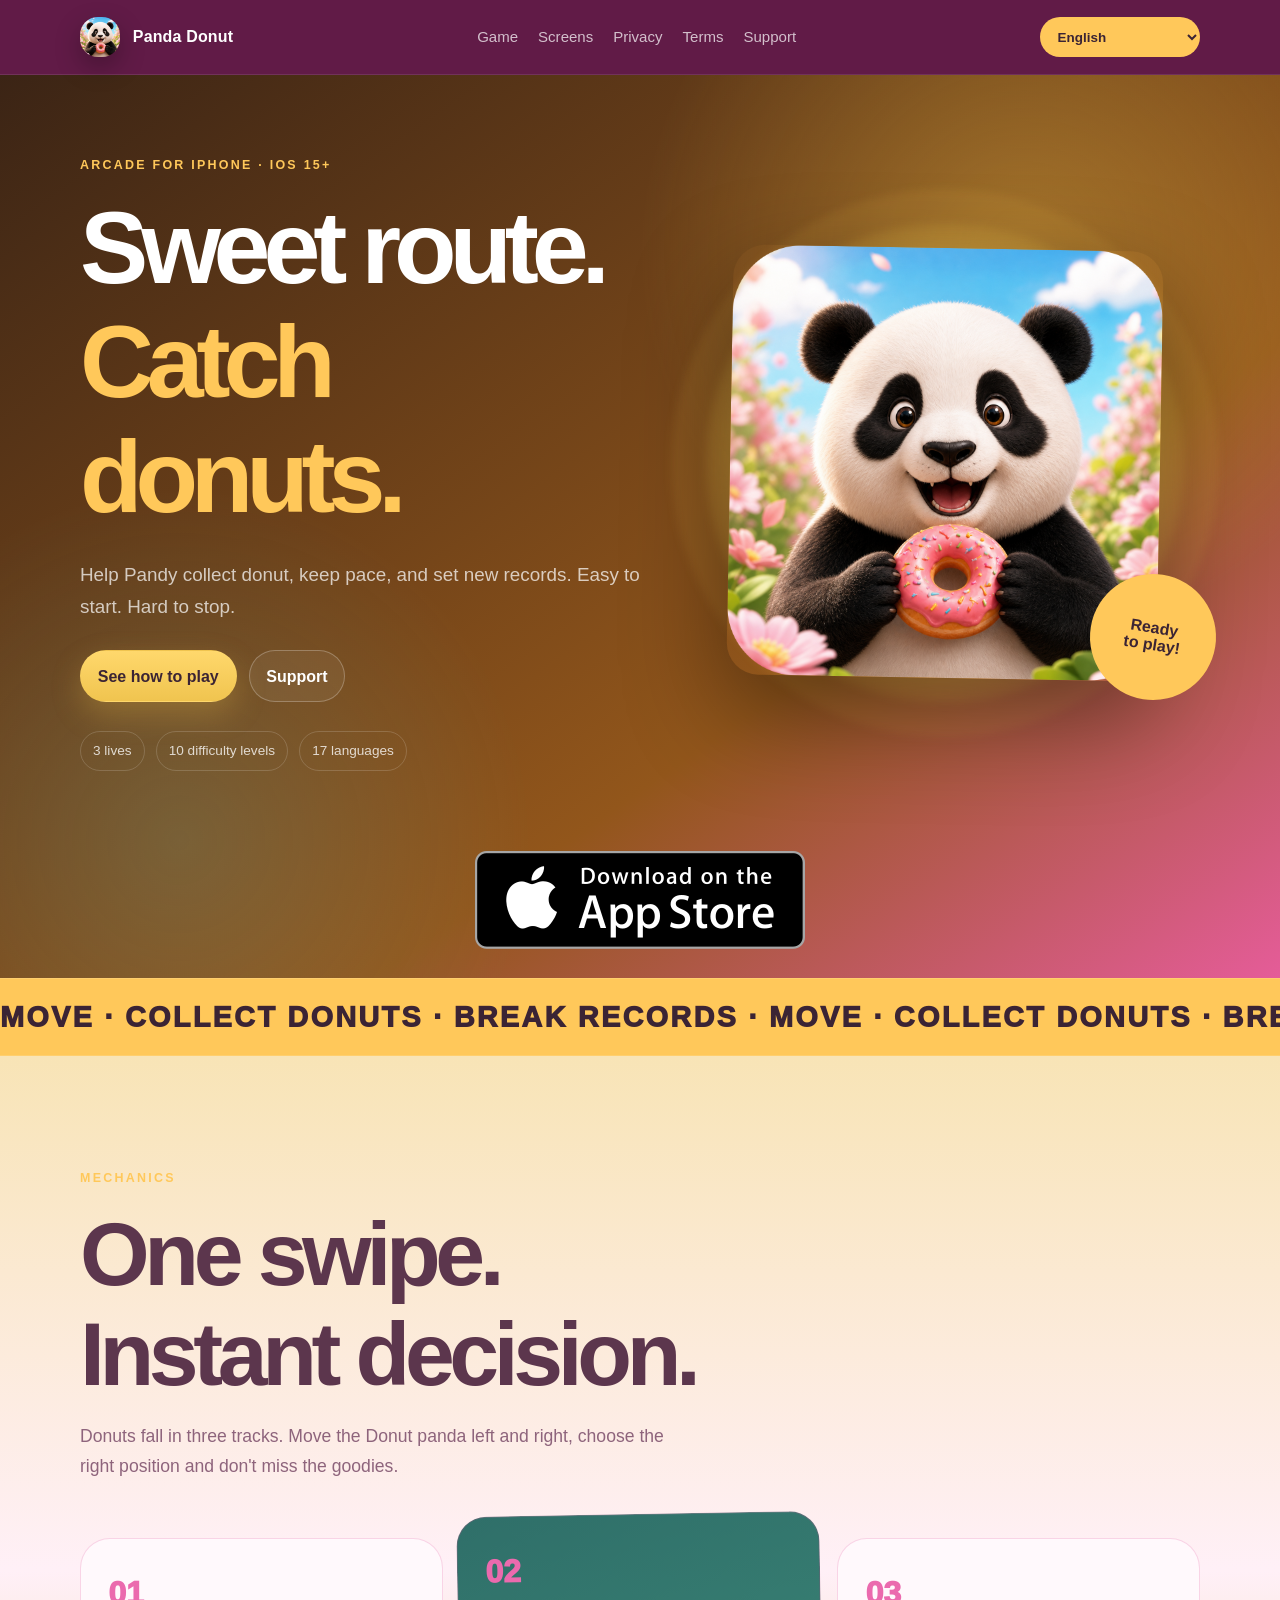
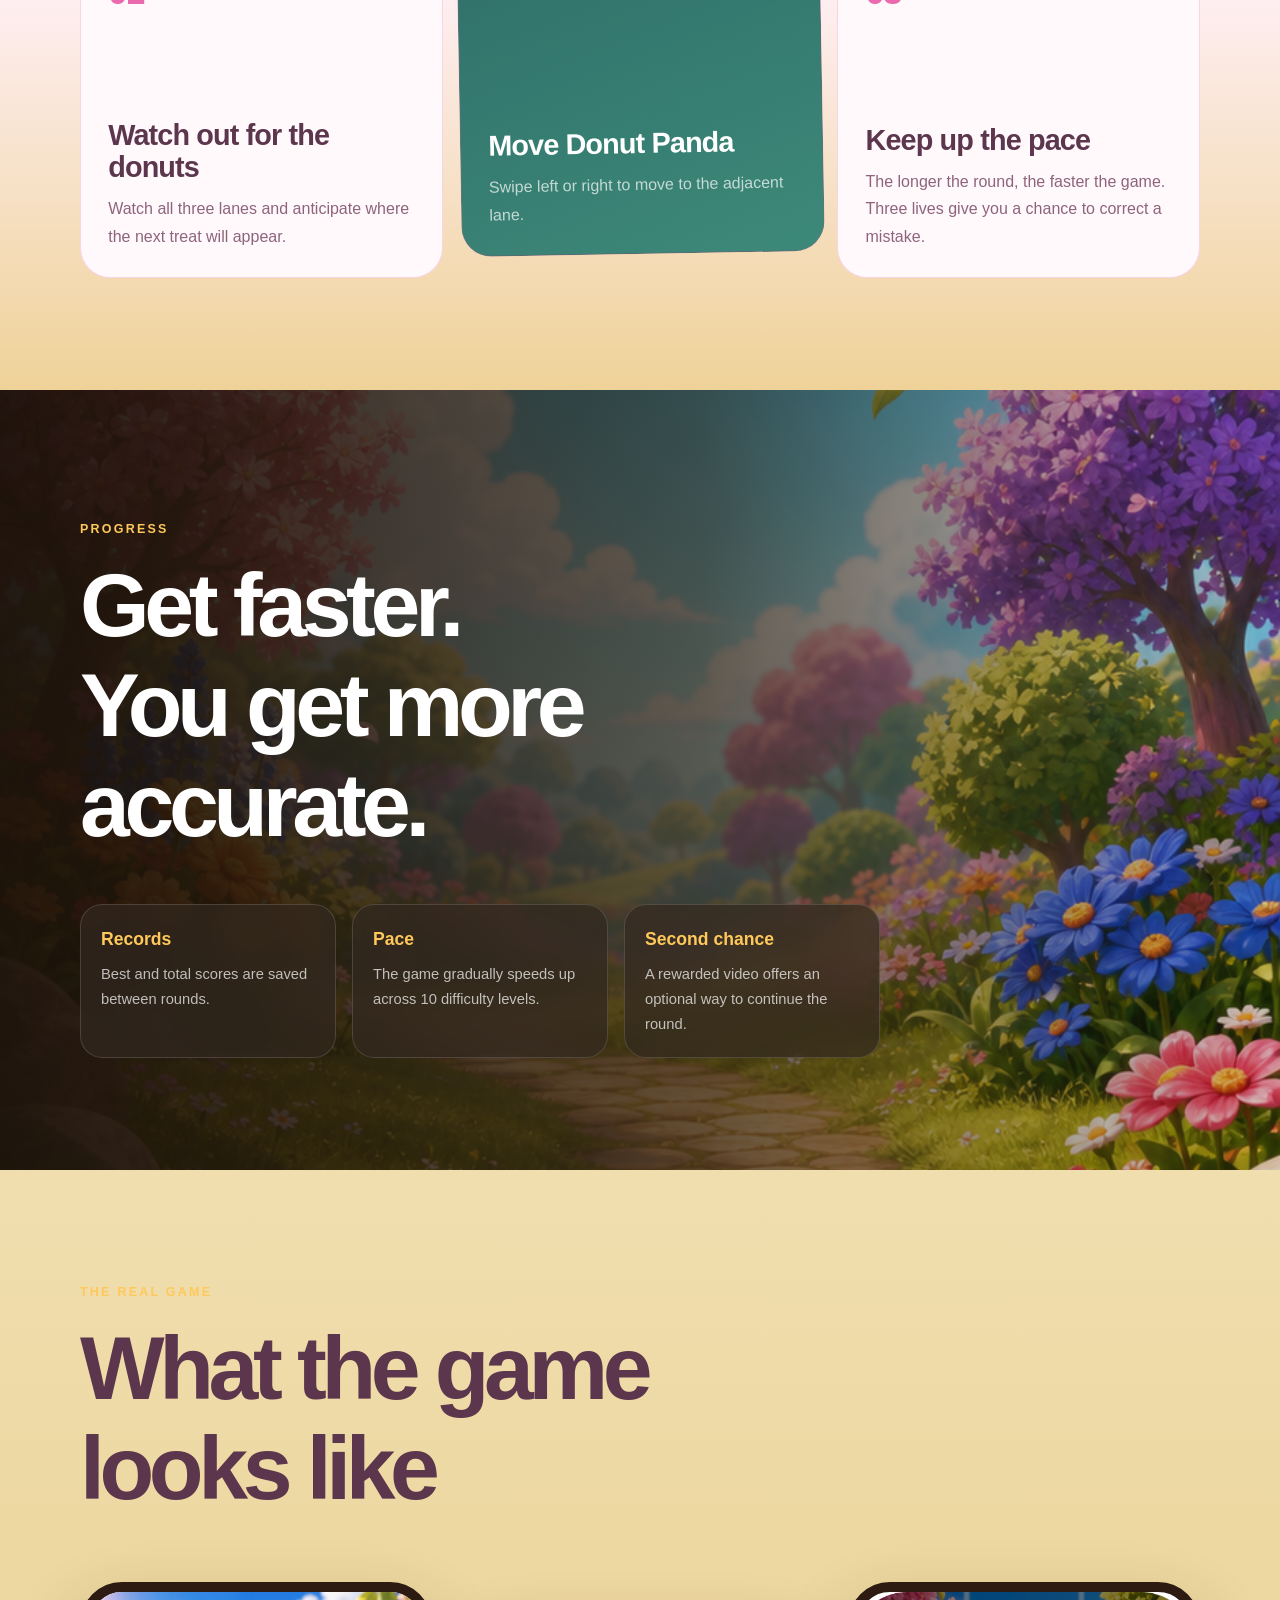
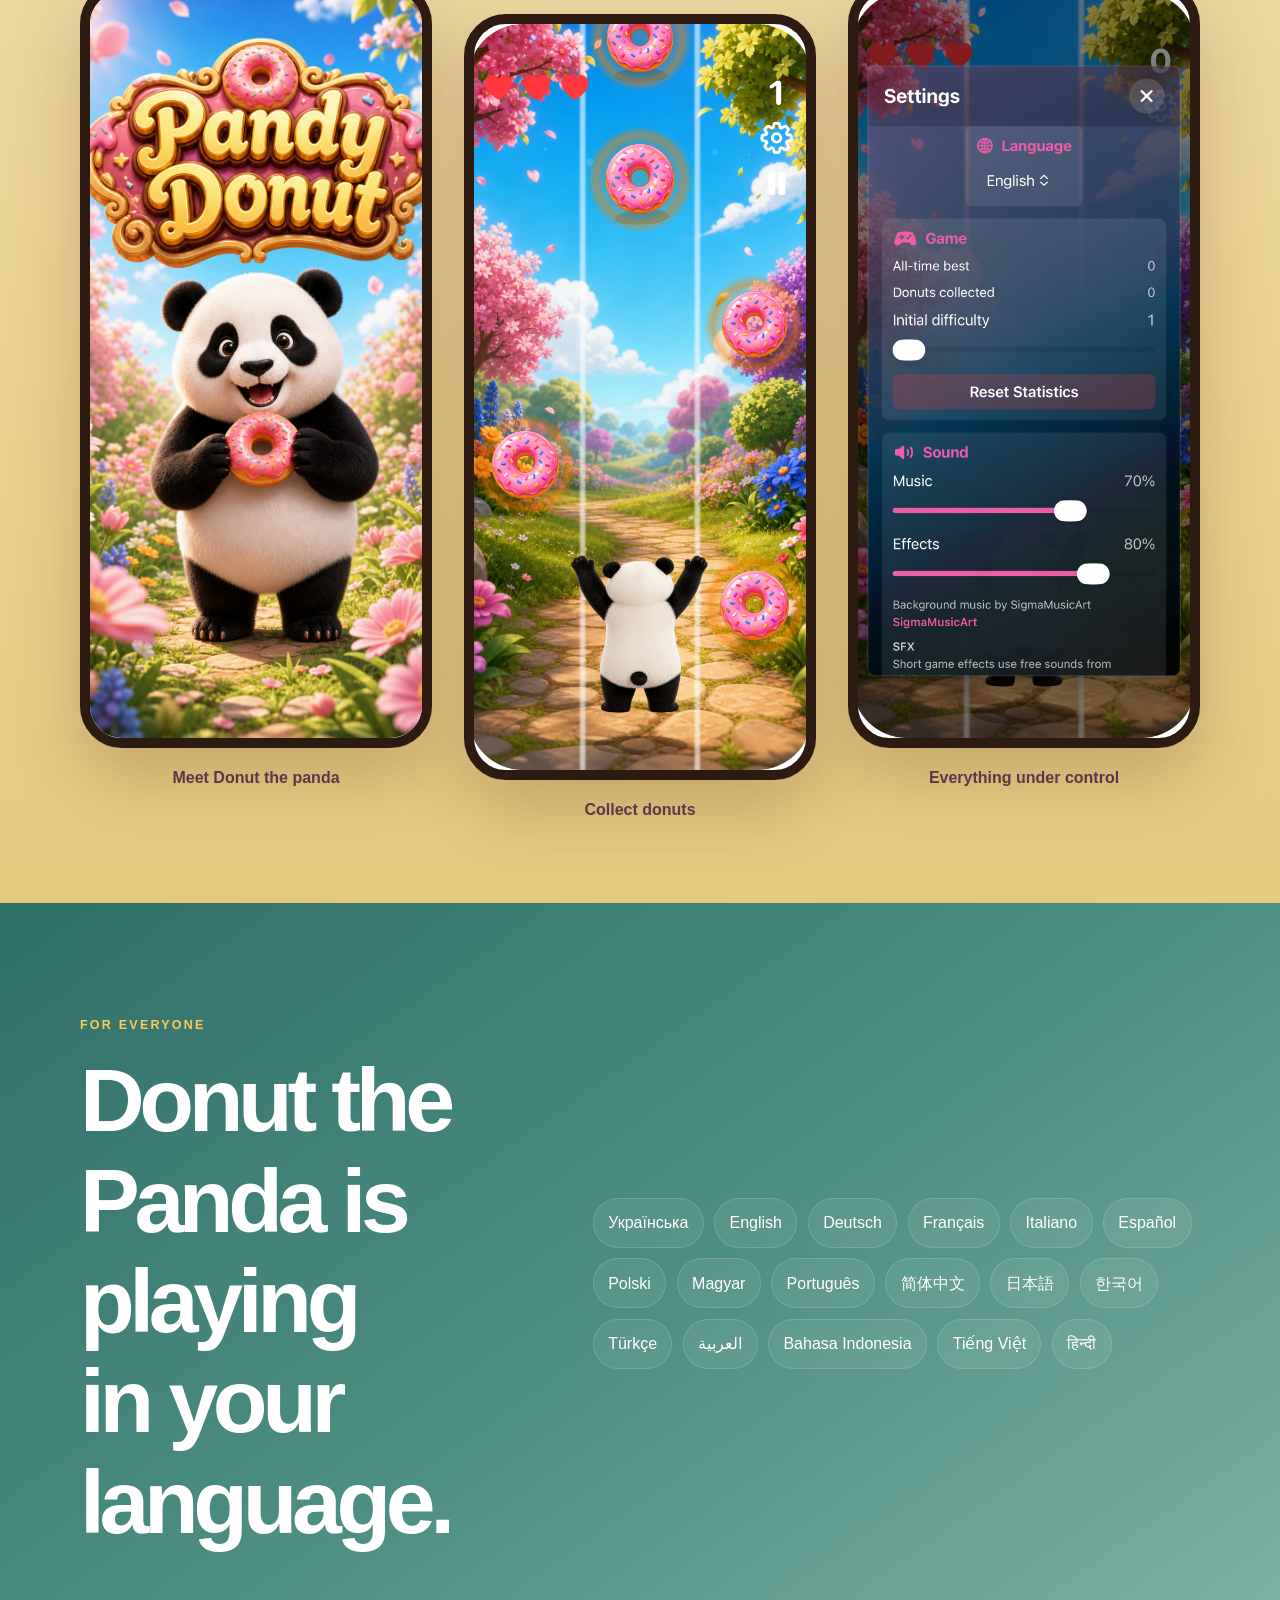
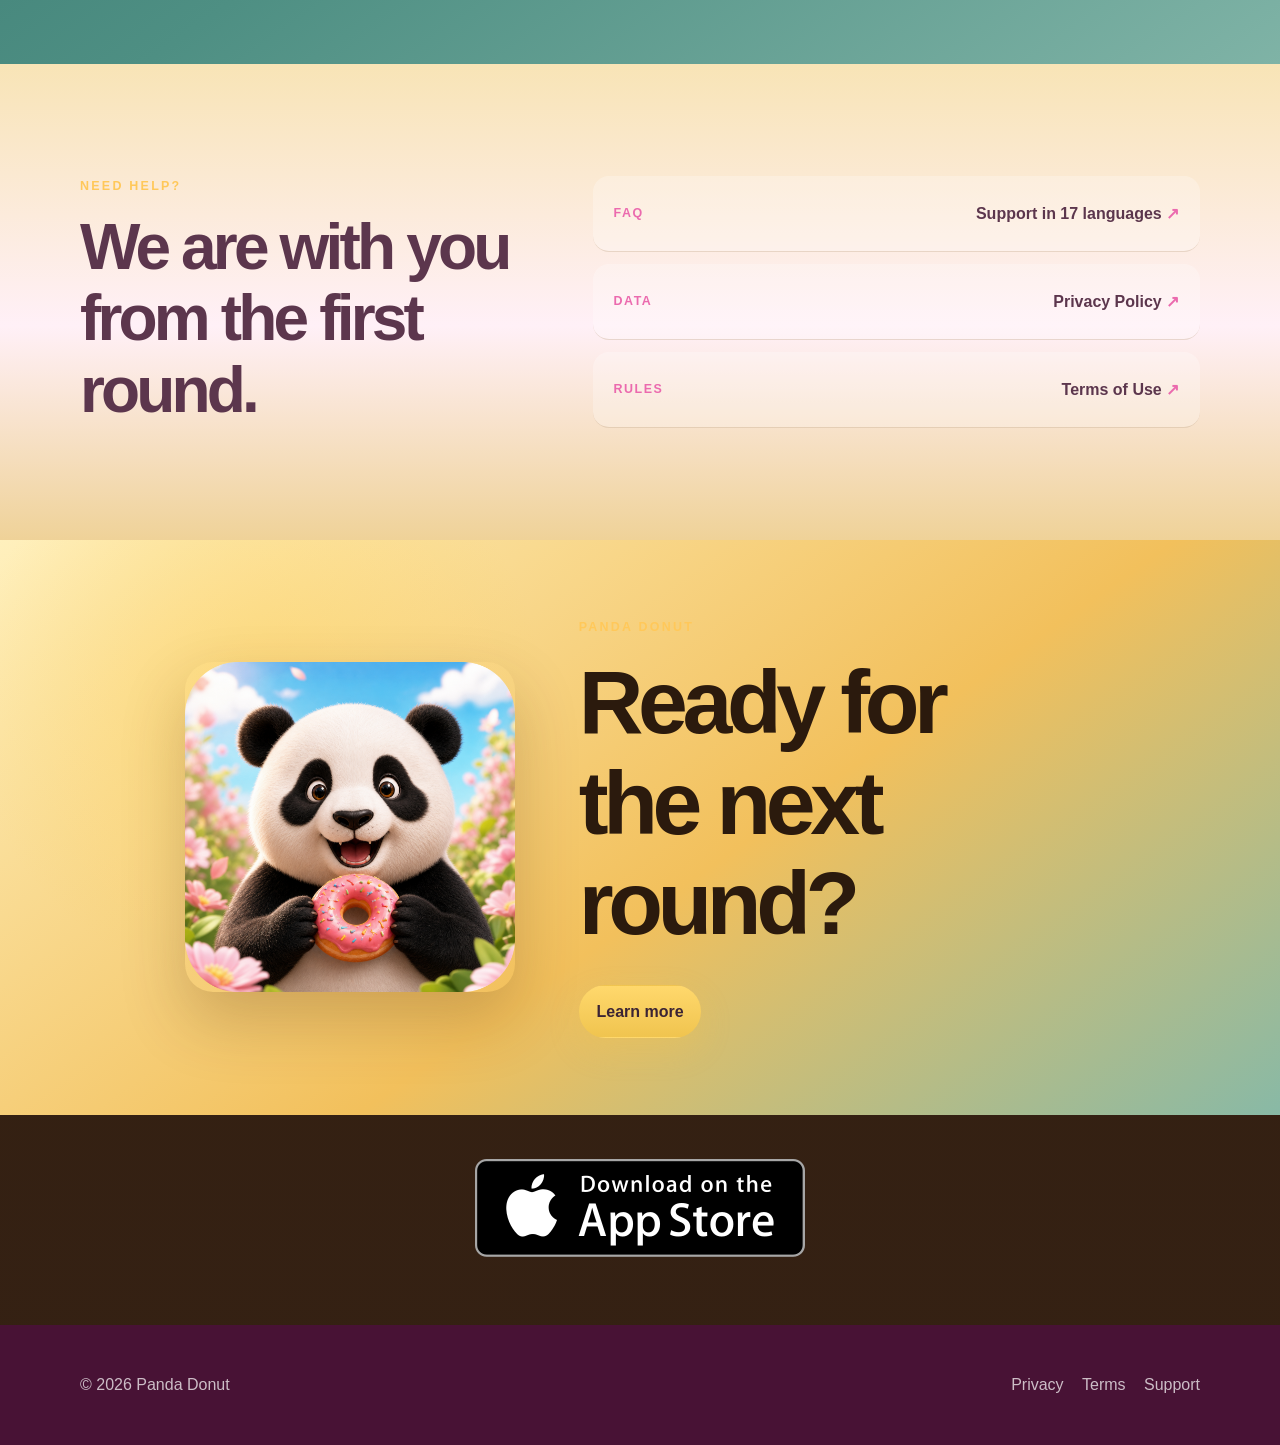
<file: index.html>
<!doctype html>
<html lang="uk">
<head>
  <meta charset="utf-8">
  <meta name="viewport" content="width=device-width, initial-scale=1">
  <meta name="theme-color" content="#071621">
  <meta name="description" content="Панда Пончик — аркадна гра для iPhone, де Панда Пончик збирає пончики в солодкому забігу на трьох доріжках.">
  <meta property="og:title" content="Панда Пончик — мобільна аркада">
  <meta property="og:description" content="Три доріжки. Смачні пончики. Весела Панда Пончик.">
  <meta property="og:image" content="images/pandyDonutIcon.png">
  <title>Панда Пончик — мобільна аркада</title>
  <link rel="icon" type="image/png" href="images/pandyDonutIcon.png">
  <link rel="apple-touch-icon" href="images/pandyDonutIcon.png">
  <link rel="stylesheet" href="site.css?v=20260728-7">
</head>
<body class="home">
  <a class="skip-link" href="#main">Перейти до вмісту</a>
  <header class="topbar">
    <div class="shell topbar-inner">
      <a class="brand" href="index.html"><img class="brand-logo" src="images/pandyDonutIcon.png" alt=""><span>Панда Пончик</span></a>
      <nav class="nav" aria-label="Навігація сайту">
        <a class="nav-link" href="#game">Гра</a>
        <a class="nav-link" href="#screens">Екрани</a>
        <a class="nav-link" href="privacy.html">Конфіденційність</a>
        <a class="nav-link" href="terms.html">Умови</a>
        <a class="nav-link" href="support.html">Підтримка</a>
      </nav>
      <div class="language-control site-language-control" data-language-control>
        <label for="language-select">Мова сайту</label>
        <select id="language-select" data-language-select aria-label="Мова сайту"></select>
      </div>
    </div>
  </header>

  <main id="main">
    <section class="game-hero">
      <div class="shell game-hero-grid">
        <div class="hero-copy">
          <p class="game-kicker">Аркада для iPhone · iOS 15+</p>
          <h1>Солодкий маршрут.<br><em>Лови пончики.</em></h1>
          <p class="hero-summary">Проведіть Панду Пончик через солодкий маршрут, збирайте пончики та ставте нові рекорди в темповій аркаді.</p>
          <div class="hero-actions">
            <a class="button primary" href="#game">Дивитися, як грати</a>
            <a class="button ghost" href="support.html">Підтримка</a>
          </div>
          <div class="hero-facts"><span>3 життя</span><span>10 рівнів складності</span><span>17 мов</span></div>
        </div>
        <div class="hero-character">
          <div class="sun-disc"></div>
          <img src="images/pandyDonutIcon.png" alt="Мультяшна панда Пончик тримає пончик">
          <span class="hero-sticker">Готовий<br>до гри!</span>
        </div>
      </div>
      <section class="app-store-band app-store-band-top" aria-label="App Store">
        <div class="shell app-store-band-inner">
          <a class="app-store-badge-link" href="https://apps.apple.com/us/app/pandy-donut/id6799737955" target="_blank" rel="noreferrer" aria-label="Download on the App Store">
            <img class="app-store-badge" src="images/appStoreBadge.png" alt="Download on the App Store">
          </a>
        </div>
      </section>
      <div class="marquee" aria-hidden="true"><div>РУХАЙСЯ · ЗБИРАЙ ПОНЧИКИ · СТАВ РЕКОРДИ · РУХАЙСЯ · ЗБИРАЙ ПОНЧИКИ · СТАВ РЕКОРДИ ·</div></div>
    </section>

    <section class="game-section" id="game">
      <div class="shell">
        <div class="section-heading">
          <p class="game-kicker">Механіка</p>
          <h2>Один свайп.<br>Миттєве рішення.</h2>
          <p>Пончики падають трьома доріжками. Переміщуйте панду Пончика ліворуч і праворуч, обирайте правильну позицію та не пропускайте смаколики.</p>
        </div>
        <div class="mechanic-grid">
          <article class="mechanic-card"><span>01</span><h3>Стежте за пончиками</h3><p>Тримайте в полі зору всі три доріжки й визначайте, де з’явиться наступний смаколик.</p></article>
          <article class="mechanic-card featured"><span>02</span><h3>Рухайте панду Пончика</h3><p>Проведіть пальцем ліворуч або праворуч, щоб перейти на сусідню доріжку.</p></article>
          <article class="mechanic-card"><span>03</span><h3>Тримайте темп</h3><p>Що довше триває раунд, то швидша гра. Три життя дають шанс виправити помилку.</p></article>
        </div>
      </div>
    </section>

    <section class="battle-section">
      <div class="battle-backdrop" role="img" aria-label="Затишна ігрова кімната з ліжком і розкиданими іграшками"></div>
      <div class="shell battle-copy">
        <p class="game-kicker">Прогрес</p>
        <h2>Стає швидше.<br>Ви стаєте точнішими.</h2>
        <div class="battle-points">
          <div><strong>Рекорди</strong><span>Найкращий і загальний рахунок зберігаються між раундами.</span></div>
          <div><strong>Темп</strong><span>Гра поступово прискорюється протягом 10 рівнів складності.</span></div>
          <div><strong>Другий шанс</strong><span>Винагороджуване відео дозволяє добровільно продовжити раунд.</span></div>
        </div>
      </div>
    </section>

    <section class="game-section screens-section" id="screens">
      <div class="shell">
        <div class="section-heading wide">
          <div><p class="game-kicker">Справжня гра</p><h2>Як виглядає гра</h2></div>
          <p>Панда Пончик, смачні пончики, три доріжки та зручні налаштування — саме так гра виглядає на iPhone.</p>
        </div>
        <div class="phone-gallery" aria-label="Скриншоти Панда Пончик">
          <figure class="phone phone-tall"><div class="phone-screen"><img src="images/screenshotSplash.png?v=20260728-1" alt="Заставка Панда Пончик із пандою Пончиком" loading="lazy"></div><figcaption>Знайомство з пандою Пончиком</figcaption></figure>
          <figure class="phone phone-center"><div class="phone-screen"><img src="images/screenshotGameplay.png?v=20260728-1" alt="Ігровий раунд із пончиками на трьох доріжках" loading="lazy"></div><figcaption>Збирайте пончики</figcaption></figure>
          <figure class="phone phone-tall"><div class="phone-screen"><img src="images/screenshotSettings.png?v=20260728-1" alt="" loading="lazy"></div><figcaption>Усе під контролем</figcaption></figure>
        </div>
      </div>
    </section>

    <section class="languages-band">
      <div class="shell languages-grid">
        <div><p class="game-kicker">Для всіх</p><h2>Панда Пончик грає<br>вашою мовою.</h2></div>
        <div class="language-cloud" aria-label="Підтримувані мови">
          <span>Українська</span><span>English</span><span>Deutsch</span><span>Français</span><span>Italiano</span><span>Español</span><span>Polski</span><span>Magyar</span><span>Português</span><span>简体中文</span><span>日本語</span><span>한국어</span><span>Türkçe</span><span>العربية</span><span>Bahasa Indonesia</span><span>Tiếng Việt</span><span>हिन्दी</span>
        </div>
      </div>
    </section>

    <section class="game-section support-strip">
      <div class="shell support-strip-grid">
        <div><p class="game-kicker">Потрібна допомога?</p><h2>Ми поруч із першого раунду.</h2></div>
        <div class="support-links">
          <a href="support.html"><span>FAQ</span><strong>Підтримка 17 мовами</strong></a>
          <a href="privacy.html"><span>Дані</span><strong>Політика конфіденційності</strong></a>
          <a href="terms.html"><span>Правила</span><strong>Умови використання</strong></a>
        </div>
      </div>
    </section>

    <section class="final-game-cta">
      <img src="images/pandyDonutIcon.png" alt="" aria-hidden="true">
      <div><p class="game-kicker">Панда Пончик</p><h2>Готові до<br>наступного раунду?</h2><a class="button primary" href="support.html">Дізнатися більше</a></div>
    </section>

    <section class="app-store-band app-store-band-bottom" aria-label="App Store">
      <div class="shell app-store-band-inner">
        <a class="app-store-badge-link" href="https://apps.apple.com/us/app/pandy-donut/id6799737955" target="_blank" rel="noreferrer" aria-label="Download on the App Store">
          <img class="app-store-badge" src="images/appStoreBadge.png" alt="Download on the App Store">
        </a>
      </div>
    </section>
  </main>

  <footer class="footer"><div class="shell footer-inner"><span>© 2026 <span>Панда Пончик</span></span><div class="footer-links"><a href="privacy.html">Конфіденційність</a><a href="terms.html">Умови</a><a href="support.html">Підтримка</a></div></div></footer>
  <script src="pageTranslationsV3.js?v=20260728-4" defer></script>
  <script src="siteI18n.js?v=20260728-1" defer></script>
  <script src="arcadeCompliance.js?v=20260728-1" defer></script>
</body>
</html>
</file>
<file: site.css>
:root {
  --ink: #3B2434;
  --navy: #7A385D;
  --blue: #EF5DA8;
  --blue-light: #F9B5D8;
  --paper: #FFF0F7;
  --paper-2: #FFF9FC;
  --text: #5C364D;
  --muted: #8E647C;
  --line: rgba(225, 79, 151, .22);
  --yellow: #FFC85A;
  --orange: #EB6AAE;
  --teal: #6FCF97;
  --sand: #D89555;
  --white: #FFFFFF;
  --shadow: rgba(82, 39, 65, .18);
  --max: 1120px;
  --reading: 790px;
}

* {
  box-sizing: border-box;
}

html {
  scroll-behavior: smooth;
}

body {
  margin: 0;
  color: var(--text);
  background:
    radial-gradient(circle at 14% 14%, rgba(255, 200, 90, .28), transparent 20rem),
    radial-gradient(circle at 86% 20%, rgba(239, 93, 168, .25), transparent 26rem),
    radial-gradient(circle at 50% 92%, rgba(111, 207, 151, .18), transparent 30rem),
    linear-gradient(180deg, #FFF9FC 0%, var(--paper) 54%, #F8CBE0 100%);
  font-family: "Avenir Next", "Trebuchet MS", "Segoe UI", sans-serif;
  line-height: 1.7;
  text-rendering: optimizeLegibility;
  -webkit-font-smoothing: antialiased;
}

a {
  color: inherit;
  text-decoration: none;
}

a:not(.brand):not(.nav-link):not(.button):not(.page-card) {
  text-decoration-color: rgba(116, 77, 37, 0.42);
  text-underline-offset: 0.18em;
}

.shell {
  width: min(var(--max), calc(100% - 32px));
  margin-inline: auto;
}

.skip-link {
  position: fixed;
  top: 12px;
  left: 12px;
  z-index: 100;
  padding: 0.65rem 0.9rem;
  border-radius: 999px;
  color: var(--white);
  background: var(--ink);
  transform: translateY(-180%);
}

.skip-link:focus {
  transform: none;
}

.topbar {
  position: sticky;
  top: 0;
  z-index: 50;
  border-bottom: 1px solid rgba(255, 255, 255, 0.1);
  color: var(--white);
  background: rgba(39, 23, 13, 0.92);
  backdrop-filter: blur(22px) saturate(140%);
}

.topbar-inner {
  min-height: 74px;
  display: flex;
  align-items: center;
  justify-content: space-between;
  gap: 1.5rem;
}

.brand {
  display: inline-flex;
  align-items: center;
  gap: 0.8rem;
  font-weight: 800;
  letter-spacing: 0.01em;
}

.brand-logo {
  width: 2.5rem;
  height: 2.5rem;
  display: block;
  object-fit: cover;
  border-radius: 18px;
  box-shadow: 0 10px 26px rgba(0, 0, 0, 0.28);
}

.nav {
  display: flex;
  align-items: center;
  gap: 1.25rem;
}

.nav-link {
  color: rgba(255, 255, 255, 0.72);
  font-size: 0.94rem;
  transition: color 160ms ease;
}

.nav-link:hover,
.nav-link[aria-current="page"] {
  color: var(--yellow);
}

.nav-link.button {
  padding: 0.62rem 0.92rem;
  color: var(--ink);
  background: var(--yellow);
  border-radius: 999px;
  font-weight: 800;
}

.legal-hero {
  position: relative;
  overflow: hidden;
  color: var(--white);
  background:
    radial-gradient(circle at 82% 15%, rgba(243, 198, 77, 0.3), transparent 20rem),
    radial-gradient(circle at 12% 88%, rgba(103, 184, 172, 0.24), transparent 24rem),
    linear-gradient(145deg, #6d3e1a, #8d5620 58%, var(--blue));
}

.legal-hero::after {
  content: "";
  position: absolute;
  right: 7%;
  bottom: -5.5rem;
  width: 17rem;
  height: 17rem;
  border: 2.8rem dotted rgba(255, 255, 255, 0.08);
  border-radius: 50%;
  transform: rotate(17deg);
}

.legal-hero-inner {
  position: relative;
  z-index: 1;
  min-height: 400px;
  display: grid;
  align-content: center;
  padding-block: 5.5rem;
}

.legal-hero-inner > * {
  min-width: 0;
}

.legal-hero h1 {
  overflow-wrap: normal;
  word-break: normal;
  hyphens: none;
}

.language-control {
  width: 364px;
  max-width: 100%;
  display: grid;
  grid-template-columns: auto minmax(180px, 1fr);
  align-items: center;
  gap: 0.75rem;
  margin-bottom: 1.5rem;
  padding: 0.45rem 0.5rem 0.45rem 0.85rem;
  border: 1px solid rgba(255, 255, 255, 0.06);
  border-radius: 999px;
  color: rgba(255, 255, 255, 0.75);
  background: rgba(255, 255, 255, 0.07);
  font-size: 0.84rem;
  font-weight: 700;
}

.language-control select {
  width: 100%;
  min-width: 0;
  min-height: 38px;
  padding: 0 2.2rem 0 0.85rem;
  border: 0;
  border-radius: 999px;
  color: var(--ink);
  background: var(--yellow);
  font: inherit;
  font-weight: 800;
  cursor: pointer;
}

[dir="rtl"] .language-control select {
  padding: 0 0.85rem 0 2.2rem;
}

.topbar .language-control {
  flex: 0 0 auto;
  width: auto;
  max-width: none;
  grid-template-columns: 1fr;
  gap: 0;
  margin: 0;
  padding: 0;
  border: 0;
  background: transparent;
}

.topbar .language-control label {
  position: absolute;
  width: 1px;
  height: 1px;
  overflow: hidden;
  clip: rect(0 0 0 0);
  white-space: nowrap;
}

.topbar .language-control select {
  width: 160px;
  min-height: 40px;
  max-width: 180px;
}

.kicker {
  margin: 0 0 0.8rem;
  color: var(--yellow);
  font-size: 0.78rem;
  font-weight: 800;
  letter-spacing: 0.16em;
  text-transform: uppercase;
}

h1,
h2,
h3 {
  line-height: 1.12;
  letter-spacing: -0.03em;
}

h1 {
  max-width: 820px;
  margin: 0;
  font-size: clamp(2.9rem, 7vw, 6.4rem);
}

.legal-hero .lead {
  max-width: 700px;
  margin: 1.25rem 0 0;
  color: rgba(255, 255, 255, 0.74);
  font-size: clamp(1.05rem, 2vw, 1.3rem);
}

.hero-actions {
  display: flex;
  flex-wrap: wrap;
  gap: 0.75rem;
  margin-top: 1.7rem;
}

.button {
  display: inline-flex;
  align-items: center;
  justify-content: center;
  min-height: 48px;
  padding: 0.72rem 1.05rem;
  border: 1px solid transparent;
  border-radius: 999px;
  font-weight: 800;
}

.button.primary {
  color: var(--ink);
  background: linear-gradient(180deg, #ffd86c, #f0c44f);
  box-shadow: 0 12px 30px rgba(243, 198, 77, 0.26);
}

.button.ghost {
  color: var(--white);
  border-color: rgba(255, 255, 255, 0.25);
  background: rgba(255, 255, 255, 0.06);
}

.app-store-band {
  width: 100%;
}

.app-store-band-top {
  padding: 2rem 0 1.85rem;
}

.app-store-band-bottom {
  padding: 2.75rem 0 4.25rem;
}

.app-store-band-inner {
  display: flex;
  justify-content: center;
}

.app-store-badge-link {
  display: inline-block;
}

.app-store-badge {
  display: block;
  width: min(330px, 82vw);
  height: auto;
}

.content-wrap {
  display: grid;
  grid-template-columns: minmax(0, var(--reading)) 220px;
  gap: 4rem;
  align-items: start;
  padding-block: 5rem;
}

.document h2,
.support-section h2 {
  margin: 3.4rem 0 1rem;
  font-size: clamp(1.75rem, 4vw, 2.55rem);
}

.document h2:first-child {
  margin-top: 0;
}

.document h3 {
  margin: 2.2rem 0 0.7rem;
  font-size: 1.2rem;
}

.document p,
.document li {
  color: #675b50;
}

.document a,
.faq a {
  text-decoration: underline;
  text-decoration-thickness: 1px;
}

.document ul {
  padding-left: 1.25rem;
}

.document li + li {
  margin-top: 0.5rem;
}

.summary {
  padding: 1.4rem;
  border: 1px solid rgba(198, 113, 73, 0.26);
  border-radius: 22px;
  background: rgba(243, 198, 77, 0.18);
}

.summary strong {
  display: block;
  margin-bottom: 0.35rem;
  color: var(--text);
}

.toc {
  position: sticky;
  top: 104px;
  padding: 1.25rem;
  border: 1px solid var(--line);
  border-radius: 20px;
  background: rgba(255, 249, 229, 0.9);
}

.toc strong {
  display: block;
  margin-bottom: 0.65rem;
}

.toc a {
  display: block;
  padding: 0.32rem 0;
  color: var(--muted);
  font-size: 0.9rem;
}

.toc a:hover {
  color: var(--text);
}

.support-main {
  padding-block: 5rem;
}

.support-intro {
  display: grid;
  grid-template-columns: repeat(3, 1fr);
  gap: 1rem;
}

.stat-card {
  min-height: 232px;
  padding: 1.4rem;
  border: 1px solid var(--line);
  border-radius: 24px;
  background: rgba(255, 255, 255, 0.58);
}

.stat-card span {
  display: block;
  margin-bottom: 1rem;
  color: var(--orange);
  font-size: 1.75rem;
  font-weight: 900;
}

.stat-card strong {
  display: block;
  font-size: 1.1rem;
}

.stat-card p {
  margin: 0.35rem 0 0;
  color: var(--muted);
}

.support-section {
  max-width: 900px;
  margin-inline: auto;
}

.faq {
  display: grid;
  gap: 0.7rem;
}

.faq details {
  border: 1px solid var(--line);
  border-radius: 18px;
  background: rgba(255, 255, 255, 0.56);
  overflow: hidden;
}

.faq details[open] {
  background: var(--white);
  box-shadow: 0 14px 36px rgba(95, 50, 13, 0.09);
}

.faq summary {
  position: relative;
  padding: 1.05rem 3.2rem 1.05rem 1.15rem;
  cursor: pointer;
  list-style: none;
  font-weight: 800;
}

.faq summary::-webkit-details-marker {
  display: none;
}

.faq summary::after {
  content: "+";
  position: absolute;
  top: 50%;
  right: 1.15rem;
  width: 1.65rem;
  height: 1.65rem;
  display: grid;
  place-items: center;
  border-radius: 50%;
  color: var(--ink);
  background: var(--yellow);
  transform: translateY(-50%);
}

.faq details[open] summary::after {
  content: "−";
}

.faq-answer {
  padding: 0 1.15rem 1.15rem;
  color: #675b50;
}

.faq-answer p {
  margin: 0;
}

.link-grid {
  display: grid;
  grid-template-columns: repeat(2, 1fr);
  gap: 1rem;
  margin-top: 4rem;
}

.page-card {
  position: relative;
  min-height: 170px;
  padding: 1.35rem;
  border-radius: 24px;
  color: var(--white);
  background: linear-gradient(145deg, #6c3c19, #2f6f69);
  box-shadow: var(--shadow);
}

.page-card span {
  color: var(--yellow);
  font-size: 0.78rem;
  font-weight: 800;
  letter-spacing: 0.12em;
  text-transform: uppercase;
}

.page-card strong {
  display: block;
  margin-top: 1.7rem;
  font-size: 1.35rem;
}

.page-card::after {
  content: "↗";
  position: absolute;
  right: 1.25rem;
  bottom: 1.15rem;
  color: var(--teal);
  font-size: 1.5rem;
}

.updated {
  margin-top: 3rem;
  color: var(--muted);
  font-size: 0.9rem;
}

.footer {
  color: rgba(255, 255, 255, 0.72);
  background: #20120c;
}

.footer-inner {
  min-height: 120px;
  display: flex;
  align-items: center;
  justify-content: space-between;
  gap: 1.5rem;
}

.footer-links {
  display: flex;
  flex-wrap: wrap;
  justify-content: flex-end;
  gap: 1.15rem;
}

.footer a:hover {
  color: var(--yellow);
}

@media (max-width: 920px) {
  .topbar-inner {
    position: relative;
    min-height: 0;
    display: grid;
    grid-template-columns: minmax(0, 1fr) auto;
    align-items: center;
    gap: 0.65rem 0.85rem;
    padding-block: 0.75rem 0.6rem;
  }

  .topbar .language-control {
    grid-column: 2;
    grid-row: 1;
    width: auto;
  }

  .topbar .language-control select {
    width: 138px;
    max-width: 34vw;
  }

  .nav {
    grid-column: 1 / -1;
    grid-row: 2;
    width: 100%;
    gap: 0.85rem;
    overflow-x: auto;
    padding-bottom: 0.15rem;
  }

  .nav-link {
    white-space: nowrap;
  }

  .nav-link.button {
    display: none;
  }
}

@media (max-width: 820px) {
  .legal-hero-inner {
    min-height: 350px;
    padding-block: 4rem;
  }

  .content-wrap {
    grid-template-columns: 1fr;
    gap: 2rem;
  }

  .toc {
    position: static;
    grid-row: 1;
  }

  .support-intro {
    grid-template-columns: 1fr;
  }
}

@media (max-width: 600px) {
  h1 {
    font-size: 3rem;
  }

  .link-grid {
    grid-template-columns: 1fr;
  }

  .footer-inner {
    align-items: flex-start;
    flex-direction: column;
    padding-block: 2rem;
  }

  .footer-links {
    justify-content: flex-start;
  }
}

@media (prefers-reduced-motion: reduce) {
  html {
    scroll-behavior: auto;
  }
}

/* Home page */
.home {
  color: var(--white);
  background:
    radial-gradient(circle at 16% 10%, rgba(243, 198, 77, 0.18), transparent 18rem),
    linear-gradient(180deg, #23160e 0%, #352113 100%);
}

.home .topbar {
  background: rgba(44, 26, 16, 0.9);
}

.game-hero {
  overflow: hidden;
  background:
    radial-gradient(circle at 80% 18%, rgba(243, 198, 77, 0.34), transparent 24rem),
    radial-gradient(circle at 14% 78%, rgba(103, 184, 172, 0.2), transparent 22rem),
    linear-gradient(145deg, #3b2415, #92561b 62%, var(--blue));
}

.game-hero-grid {
  min-height: 720px;
  display: grid;
  grid-template-columns: 1.05fr 0.95fr;
  align-items: center;
  gap: 3rem;
  padding-block: 5rem 3rem;
}

.game-kicker {
  margin: 0 0 0.9rem;
  color: var(--yellow);
  font-size: 0.78rem;
  font-weight: 900;
  letter-spacing: 0.18em;
  text-transform: uppercase;
}

.hero-copy h1 {
  margin: 0;
  font-size: clamp(4rem, 8vw, 7.5rem);
  letter-spacing: -0.07em;
}

.hero-copy h1 em {
  color: var(--yellow);
  font-style: normal;
}

.hero-summary {
  max-width: 650px;
  margin: 1.5rem 0 0;
  color: rgba(255, 255, 255, 0.72);
  font-size: 1.18rem;
}

.hero-facts {
  display: flex;
  flex-wrap: wrap;
  gap: 0.7rem;
  margin-top: 1.8rem;
}

.hero-facts span {
  padding: 0.45rem 0.75rem;
  border: 1px solid rgba(255, 255, 255, 0.16);
  border-radius: 999px;
  color: rgba(255, 255, 255, 0.78);
  font-size: 0.85rem;
}

.hero-character {
  position: relative;
  min-height: 570px;
  display: grid;
  place-items: center;
}

.hero-character img {
  position: relative;
  z-index: 2;
  width: min(100%, 430px);
  aspect-ratio: 1;
  object-fit: cover;
  border-radius: 32px;
  border: 0;
  box-shadow: 0 36px 100px rgba(0, 0, 0, 0.42);
  display: block;
  transform: rotate(1deg);
}

.sun-disc {
  position: absolute;
  width: 480px;
  height: 480px;
  border-radius: 50%;
  background: radial-gradient(circle, rgba(255, 246, 214, 0.96) 0%, rgba(243, 198, 77, 0.92) 44%, rgba(243, 198, 77, 0.18) 72%, transparent 74%);
  filter: blur(4px);
  box-shadow: 0 0 0 34px rgba(243, 198, 77, 0.1);
}

.hero-sticker {
  position: absolute;
  z-index: 3;
  right: -1rem;
  bottom: 3rem;
  width: 126px;
  height: 126px;
  display: grid;
  place-items: center;
  border-radius: 50%;
  color: var(--ink);
  background: var(--yellow);
  font-weight: 900;
  line-height: 1.05;
  text-align: center;
  transform: rotate(9deg);
}

.marquee {
  overflow: hidden;
  border-block: 1px solid rgba(255, 255, 255, 0.12);
  color: var(--ink);
  background: var(--yellow);
  font-size: clamp(1rem, 2.5vw, 1.8rem);
  font-weight: 950;
  letter-spacing: 0.08em;
  white-space: nowrap;
}

.marquee div {
  width: max-content;
  padding-block: 0.85rem;
  animation: ticker 22s linear infinite;
}

@keyframes ticker {
  to { transform: translateX(-50%); }
}

.game-section {
  padding-block: 7rem;
  color: var(--text);
  background: linear-gradient(180deg, #f8e4b6, var(--paper) 55%, #efd298);
}

.section-heading {
  max-width: 760px;
}

.section-heading h2,
.battle-copy h2,
.languages-grid h2,
.support-strip h2,
.final-game-cta h2 {
  margin: 0;
  font-size: clamp(3rem, 7vw, 6.4rem);
  letter-spacing: -0.06em;
}

.section-heading > p:last-child {
  max-width: 620px;
  color: var(--muted);
  font-size: 1.1rem;
}

.section-heading.wide {
  max-width: none;
  display: grid;
  grid-template-columns: 1.25fr 0.75fr;
  align-items: end;
  gap: 3rem;
}

.mechanic-grid {
  display: grid;
  grid-template-columns: repeat(3, 1fr);
  gap: 1rem;
  margin-top: 3.5rem;
}

.mechanic-card {
  min-height: 340px;
  display: flex;
  flex-direction: column;
  padding: 1.7rem;
  border: 1px solid var(--line);
  border-radius: 30px;
  background: var(--paper-2);
}

.mechanic-card.featured {
  color: var(--white);
  background: linear-gradient(160deg, #2f6f69, #3d8979);
  transform: translateY(-1.5rem) rotate(-1deg);
}

.mechanic-card > span {
  color: var(--orange);
  font-size: 2rem;
  font-weight: 950;
}

.mechanic-card h3 {
  margin: auto 0 0.75rem;
  font-size: 1.8rem;
}

.mechanic-card p {
  margin: 0;
  color: var(--muted);
}

.mechanic-card.featured p {
  color: rgba(255, 255, 255, 0.7);
}

.battle-section {
  position: relative;
  min-height: 780px;
  display: grid;
  align-items: end;
  overflow: hidden;
  background: var(--ink);
}

.battle-backdrop {
  position: absolute;
  inset: 0;
  background:
    linear-gradient(90deg, rgba(28, 18, 10, 0.96), rgba(40, 28, 14, 0.72) 55%, rgba(40, 28, 14, 0.18)),
    url("images/background.png") center 56% / cover;
}

.battle-copy {
  position: relative;
  z-index: 2;
  padding-block: 7rem;
}

.battle-copy h2 {
  max-width: 850px;
}

.battle-points {
  max-width: 800px;
  display: grid;
  grid-template-columns: repeat(3, 1fr);
  gap: 1rem;
  margin-top: 3rem;
}

.battle-points div {
  padding: 1.25rem;
  border: 1px solid rgba(255, 255, 255, 0.14);
  border-radius: 22px;
  background: rgba(51, 41, 32, 0.7);
  backdrop-filter: blur(12px);
}

.battle-points strong,
.battle-points span {
  display: block;
}

.battle-points strong {
  color: var(--yellow);
  font-size: 1.1rem;
}

.battle-points span {
  margin-top: 0.45rem;
  color: rgba(255, 255, 255, 0.7);
  font-size: 0.92rem;
}

.screens-section {
  overflow: hidden;
  background: linear-gradient(180deg, #f0deaf 0%, #e5c97f 100%);
}

.phone-gallery {
  display: grid;
  grid-template-columns: repeat(3, 1fr);
  align-items: center;
  gap: 2rem;
  margin-top: 4rem;
}

.phone {
  margin: 0;
  text-align: center;
}

.phone-screen {
  aspect-ratio: 1206 / 2622;
  overflow: hidden;
  border: 10px solid #2d1b11;
  border-radius: 42px;
  background: #fff;
  box-shadow: 0 30px 70px rgba(91, 51, 20, 0.24);
}

.phone-screen img {
  width: 100%;
  height: 100%;
  object-fit: cover;
}

.phone-screen.crop-top img {
  height: 116%;
  object-position: center bottom;
}

.phone-center {
  transform: translateY(2rem);
}

.phone figcaption {
  margin-top: 1rem;
  font-weight: 900;
}

.languages-band {
  padding-block: 7rem;
  background: linear-gradient(145deg, #2f6f69, #4e8f83 52%, #7fb3a6);
}

.languages-grid {
  display: grid;
  grid-template-columns: 0.85fr 1.15fr;
  gap: 4rem;
  align-items: center;
}

.language-cloud {
  display: flex;
  flex-wrap: wrap;
  gap: 0.65rem;
}

.language-cloud span {
  padding: 0.65rem 0.9rem;
  border: 1px solid rgba(255, 255, 255, 0.15);
  border-radius: 999px;
  background: rgba(255, 255, 255, 0.07);
}

.support-strip-grid {
  display: grid;
  grid-template-columns: 0.85fr 1.15fr;
  gap: 4rem;
}

.support-strip h2 {
  font-size: clamp(2.6rem, 5vw, 4.8rem);
}

.support-links {
  display: grid;
  gap: 0.75rem;
}

.support-links a {
  min-height: 76px;
  display: flex;
  align-items: center;
  justify-content: space-between;
  gap: 1rem;
  padding: 1.15rem 1.3rem;
  border-bottom: 1px solid rgba(132, 82, 28, 0.18);
  background: rgba(255, 255, 255, 0.25);
  border-radius: 16px;
}

.support-links span {
  color: var(--orange);
  font-size: 0.78rem;
  font-weight: 900;
  letter-spacing: 0.12em;
  text-transform: uppercase;
}

.support-links strong::after {
  content: " ↗";
  color: var(--orange);
}

.final-game-cta {
  min-height: 520px;
  display: grid;
  grid-template-columns: minmax(280px, 0.82fr) minmax(360px, 1.18fr);
  align-items: center;
  gap: clamp(2rem, 5vw, 5rem);
  padding: clamp(3rem, 6vw, 5rem) max(7vw, 1.5rem);
  overflow: hidden;
  color: #2b1a0d;
  background:
    radial-gradient(circle at 20% 28%, rgba(255, 210, 91, 0.48), transparent 18rem),
    linear-gradient(145deg, #fff0bd, #f2c05c 56%, #88b9a6);
}

.final-game-cta > img {
  width: min(100%, 330px);
  height: auto;
  aspect-ratio: 1;
  object-fit: cover;
  justify-self: end;
  border-radius: 28px;
  box-shadow: 0 28px 64px rgba(83, 45, 13, 0.24);
}

.final-game-cta > div {
  max-width: 560px;
  padding: 0;
}

.final-game-cta .button {
  margin-top: 2rem;
}

@media (max-width: 900px) {
  .game-hero-grid,
  .section-heading.wide,
  .languages-grid,
  .support-strip-grid {
    grid-template-columns: 1fr;
  }

  .game-hero-grid {
    padding-top: 4rem;
  }

  .mechanic-grid,
  .battle-points {
    grid-template-columns: 1fr;
  }

  .mechanic-card.featured {
    transform: none;
  }

  .phone-gallery {
    display: flex;
    width: auto;
    margin-inline: calc(50% - 50vw);
    padding: 1rem 5vw 4rem;
    overflow-x: auto;
    scroll-padding-inline: 5vw;
    scroll-snap-type: x mandatory;
    scrollbar-width: thin;
  }

  .phone {
    min-width: 260px;
    scroll-snap-align: center;
  }

  .phone-center {
    transform: none;
  }

  .final-game-cta {
    grid-template-columns: 1fr;
    justify-items: center;
    text-align: center;
  }

  .final-game-cta > img {
    width: min(70%, 280px);
    justify-self: center;
  }
}

@media (max-width: 600px) {
  .support-links a {
    min-height: 94px;
  }

  .game-hero-grid {
    min-height: 0;
  }

  .hero-character {
    min-height: 420px;
  }

  .sun-disc {
    width: 330px;
    height: 330px;
  }

  .hero-sticker {
    right: 0;
    width: 100px;
    height: 100px;
  }

  .game-section,
  .languages-band {
    padding-block: 5rem;
  }

  .phone-gallery {
    gap: 1rem;
  }

  .phone {
    min-width: min(78vw, 300px);
  }

  .phone-screen {
    border-width: 6px;
    border-radius: 28px;
  }
}

@media (max-width: 360px) {
  .brand > span:last-child {
    display: none;
  }

  .topbar .language-control select {
    width: 128px;
    max-width: 42vw;
  }
}

/* Shared support and legal pages use Pandy Donut's raspberry and mint palette. */
.topbar, .home .topbar { background: rgba(101, 28, 76, .94); }
body:not(.home) { background: radial-gradient(circle at 12% 12%, rgba(255, 180, 212, .38), transparent 22rem), radial-gradient(circle at 88% 18%, rgba(103, 207, 161, .3), transparent 24rem), linear-gradient(180deg, #FFF9FC, #FDE2EE 54%, #D7F3E5); }
.legal-hero { background: radial-gradient(circle at 82% 16%, rgba(103, 207, 161, .52), transparent 23rem), linear-gradient(145deg, #651C4C, #D93E8A 53%, #FFB25C); }
.summary { border-color: rgba(217, 62, 138, .3); background: rgba(255, 180, 212, .23); }
.toc, .stat-card, .faq details { border-color: rgba(217, 62, 138, .22); background: rgba(255, 252, 254, .8); }
.faq details[open] { background: #FFFFFF; box-shadow: 0 14px 36px rgba(101, 28, 76, .13); }
.document p, .document li, .faq-answer { color: #6B405D; }
.page-card { background: linear-gradient(145deg, #651C4C, #C8327B 55%, #56BB8A); }
.page-card::after { color: #FFE06A; }
.footer { background: #481235; }
</file>
